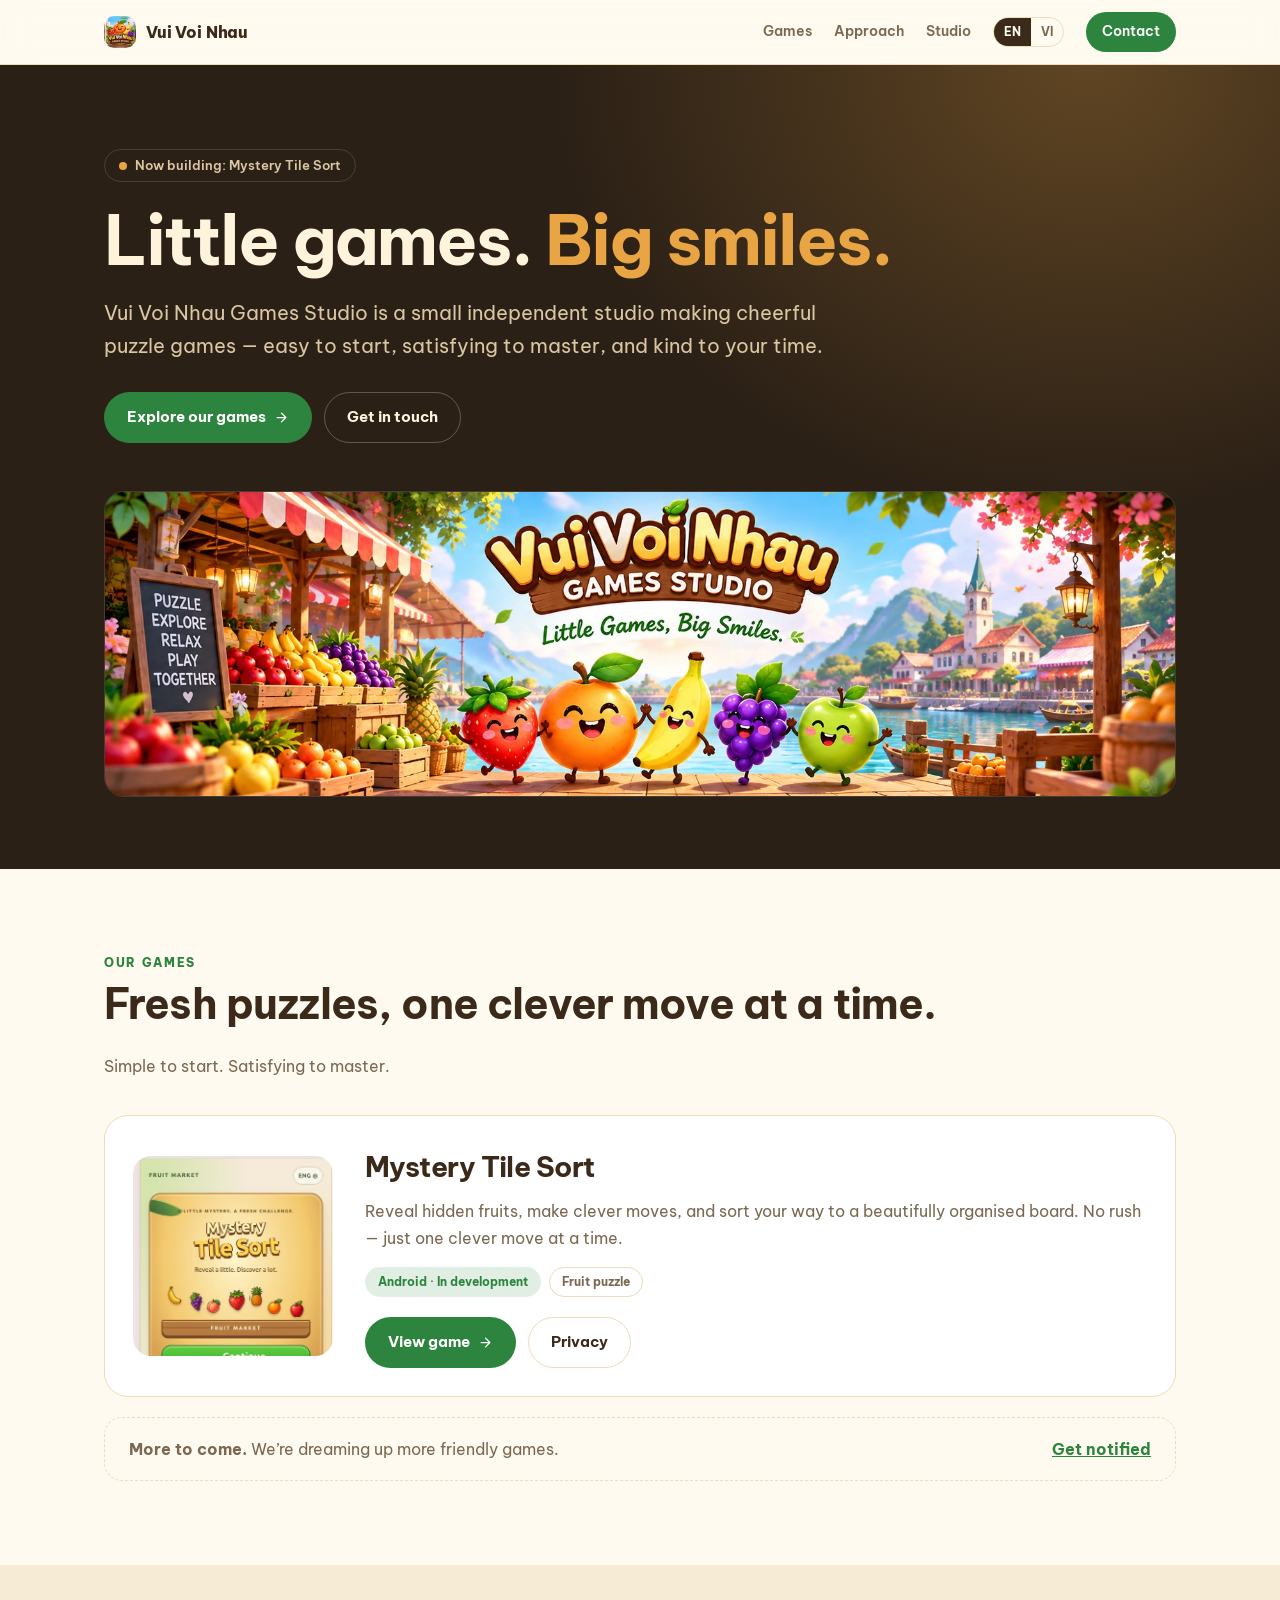
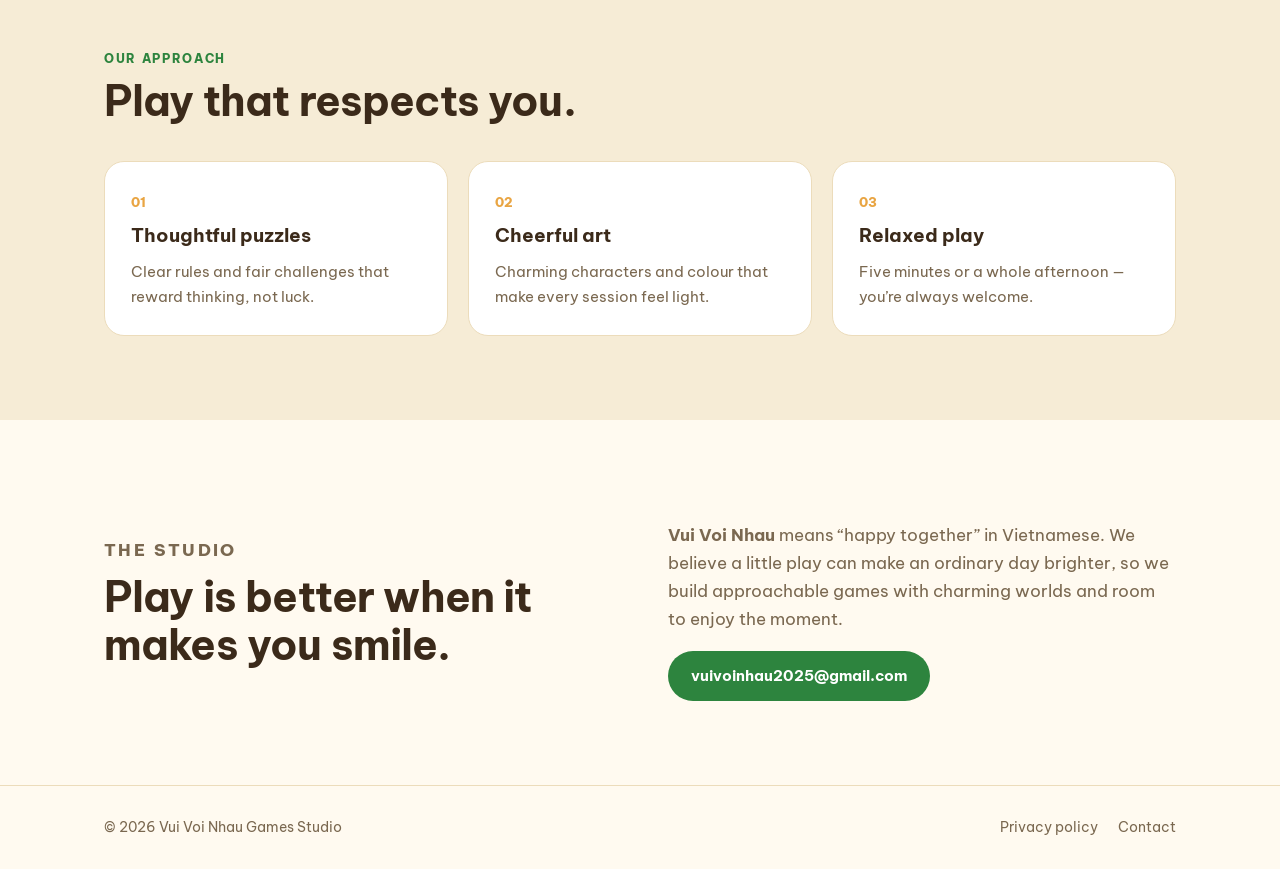
<file: index.html>
<!doctype html>
<html lang="en" data-lang="en"><head><meta charset="utf-8"><meta name="viewport" content="width=device-width,initial-scale=1"><meta name="theme-color" content="#2b2016">
<title>Vui Voi Nhau Games Studio — Little Games, Big Smiles</title><meta name="description" content="Vui Voi Nhau Games Studio makes cheerful, thoughtful puzzle games. Little Games, Big Smiles."><meta property="og:title" content="Vui Voi Nhau Games Studio — Little Games, Big Smiles"><meta property="og:description" content="Vui Voi Nhau Games Studio makes cheerful, thoughtful puzzle games. Little Games, Big Smiles."><meta property="og:image" content="assets/studio-banner.webp">
<link rel="icon" href="assets/studio-logo.jpg" type="image/jpeg"><link rel="preconnect" href="https://fonts.googleapis.com"><link rel="preconnect" href="https://fonts.gstatic.com" crossorigin><link href="https://fonts.googleapis.com/css2?family=Be+Vietnam+Pro:wght@400;500;600;700;800&display=swap" rel="stylesheet">
<link rel="stylesheet" href="site.css"><script src="lang.js"></script></head><body><header class="nav"><div class="wrap">
<a class="brand" href="index.html"><img src="assets/studio-logo.jpg" alt="" width="32" height="32">Vui Voi Nhau</a>
<nav class="links"><a href="#games"><span data-l="en">Games</span><span data-l="vi">Trò chơi</span></a><a href="#approach"><span data-l="en">Approach</span><span data-l="vi">Cách làm</span></a><a href="#about"><span data-l="en">Studio</span><span data-l="vi">Về studio</span></a>
<span class="lsw" role="group" aria-label="Language"><button data-set="en" onclick="setLang('en')">EN</button><button data-set="vi" onclick="setLang('vi')">VI</button></span><a class="cta" href="mailto:vuivoinhau2025@gmail.com"><span data-l="en">Contact</span><span data-l="vi">Liên hệ</span></a></nav>
</div></header>
<main>
<section class="hero"><div class="wrap">
<span class="tag"><span class="dot"></span><span data-l="en">Now building: Mystery Tile Sort</span><span data-l="vi">Đang phát triển: Mystery Tile Sort</span></span>
<h1><span data-l="en">Little games. <em>Big smiles.</em></span><span data-l="vi">Trò chơi nhỏ. <em>Nụ cười lớn.</em></span></h1>
<p class="lead"><span data-l="en">Vui Voi Nhau Games Studio is a small independent studio making cheerful puzzle games — easy to start, satisfying to master, and kind to your time.</span><span data-l="vi">Vui Voi Nhau Games Studio là studio độc lập nhỏ chuyên làm trò chơi giải đố vui tươi — dễ bắt đầu, càng chơi càng cuốn, và không chiếm quá nhiều thời gian của bạn.</span></p>
<div class="btns"><a class="btn primary" href="#games"><span data-l="en">Explore our games</span><span data-l="vi">Xem các trò chơi</span><svg xmlns="http://www.w3.org/2000/svg" viewBox="0 0 24 24" width="1em" height="1em" aria-hidden="true"><path fill="none" stroke="currentColor" stroke-linecap="round" stroke-linejoin="round" stroke-width="2" d="M5 12h14m-7-7l7 7l-7 7"/></svg></a><a class="btn" href="mailto:vuivoinhau2025@gmail.com"><span data-l="en">Get in touch</span><span data-l="vi">Liên hệ</span></a></div>
<div class="banner"><img src="assets/studio-banner.webp" alt="Happy fruit mascots at a colourful riverside fruit market" width="1672" height="475"></div>
</div></section>

<section class="sec" id="games"><div class="wrap">
<div class="head"><div><p class="kicker"><span data-l="en">Our games</span><span data-l="vi">Trò chơi</span></p><h2 class="title"><span data-l="en">Fresh puzzles, one clever move at a time.</span><span data-l="vi">Câu đố tươi mới, mỗi lần một nước đi thông minh.</span></h2></div>
<p class="sub"><span data-l="en">Simple to start. Satisfying to master.</span><span data-l="vi">Dễ bắt đầu. Càng chơi càng cuốn.</span></p></div>
<article class="game"><img src="assets/mystery-tile-sort.webp" alt="Mystery Tile Sort home screen with cheerful fruit illustrations" width="200" height="200">
<div><h3>Mystery Tile Sort</h3>
<p class="desc"><span data-l="en">Reveal hidden fruits, make clever moves, and sort your way to a beautifully organised board. No rush — just one clever move at a time.</span><span data-l="vi">Lật mở những loại trái cây ẩn, đi những nước thật khéo và sắp xếp bàn chơi gọn gàng, đẹp mắt. Không cần vội — mỗi lần chỉ một nước đi thông minh.</span></p>
<div class="chips"><span class="chip live"><span data-l="en">Android · In development</span><span data-l="vi">Android · Đang phát triển</span></span><span class="chip"><span data-l="en">Fruit puzzle</span><span data-l="vi">Câu đố trái cây</span></span></div>
<div class="btns"><a class="btn primary" href="mystery-tile-sort/index.html"><span data-l="en">View game</span><span data-l="vi">Xem trò chơi</span><svg xmlns="http://www.w3.org/2000/svg" viewBox="0 0 24 24" width="1em" height="1em" aria-hidden="true"><path fill="none" stroke="currentColor" stroke-linecap="round" stroke-linejoin="round" stroke-width="2" d="M5 12h14m-7-7l7 7l-7 7"/></svg></a><a class="btn" href="privacy/index.html"><span data-l="en">Privacy</span><span data-l="vi">Quyền riêng tư</span></a></div></div></article>
<div class="soon"><span><span data-l="en"><b>More to come.</b> We’re dreaming up more friendly games.</span><span data-l="vi"><b>Còn nữa.</b> Chúng tôi đang ấp ủ thêm nhiều trò chơi thân thiện.</span></span><a href="mailto:vuivoinhau2025@gmail.com?subject=Notify%20me"><span data-l="en">Get notified</span><span data-l="vi">Nhận thông báo</span></a></div>
</div></section>

<section class="sec soft" id="approach"><div class="wrap">
<div class="head"><div><p class="kicker"><span data-l="en">Our approach</span><span data-l="vi">Cách làm</span></p><h2 class="title"><span data-l="en">Play that respects you.</span><span data-l="vi">Chơi game tôn trọng bạn.</span></h2></div></div>
<div class="cards">
<div class="card"><span class="n">01</span><h3><span data-l="en">Thoughtful puzzles</span><span data-l="vi">Câu đố có chiều sâu</span></h3><p><span data-l="en">Clear rules and fair challenges that reward thinking, not luck.</span><span data-l="vi">Luật rõ ràng, thử thách công bằng, thưởng cho suy nghĩ chứ không phải may rủi.</span></p></div>
<div class="card"><span class="n">02</span><h3><span data-l="en">Cheerful art</span><span data-l="vi">Hình ảnh tươi vui</span></h3><p><span data-l="en">Charming characters and colour that make every session feel light.</span><span data-l="vi">Nhân vật dễ thương và màu sắc tươi sáng khiến mỗi lần chơi thật nhẹ nhàng.</span></p></div>
<div class="card"><span class="n">03</span><h3><span data-l="en">Relaxed play</span><span data-l="vi">Chơi thư thả</span></h3><p><span data-l="en">Five minutes or a whole afternoon — you’re always welcome.</span><span data-l="vi">Năm phút hay cả buổi chiều — bạn luôn được chào đón.</span></p></div>
</div></div></section>

<section class="sec" id="about"><div class="wrap about">
<div><p class="kicker"><span data-l="en">The studio</span><span data-l="vi">Về studio</span></p><h2 class="title"><span data-l="en">Play is better when it makes you smile.</span><span data-l="vi">Chơi game vui hơn khi nó khiến bạn mỉm cười.</span></h2></div>
<div><p><span data-l="en"><b>Vui Voi Nhau</b> means “happy together” in Vietnamese. We believe a little play can make an ordinary day brighter, so we build approachable games with charming worlds and room to enjoy the moment.</span><span data-l="vi"><b>Vui Voi Nhau</b> nghĩa là cùng nhau vui vẻ. Chúng tôi tin một chút vui chơi có thể làm ngày bình thường thêm rạng rỡ, nên làm những trò chơi dễ tiếp cận, có thế giới đáng yêu và đủ không gian để tận hưởng.</span></p>
<div class="btns"><a class="btn primary" href="mailto:vuivoinhau2025@gmail.com">vuivoinhau2025@gmail.com</a></div></div>
</div></section>
</main>
<footer><div class="wrap"><span>© <span id="year">2026</span> Vui Voi Nhau Games Studio</span><div><a href="privacy/index.html"><span data-l="en">Privacy policy</span><span data-l="vi">Quyền riêng tư</span></a><a href="mailto:vuivoinhau2025@gmail.com"><span data-l="en">Contact</span><span data-l="vi">Liên hệ</span></a></div></div></footer>
<script>document.getElementById('year').textContent=new Date().getFullYear();</script></body></html>
</file>
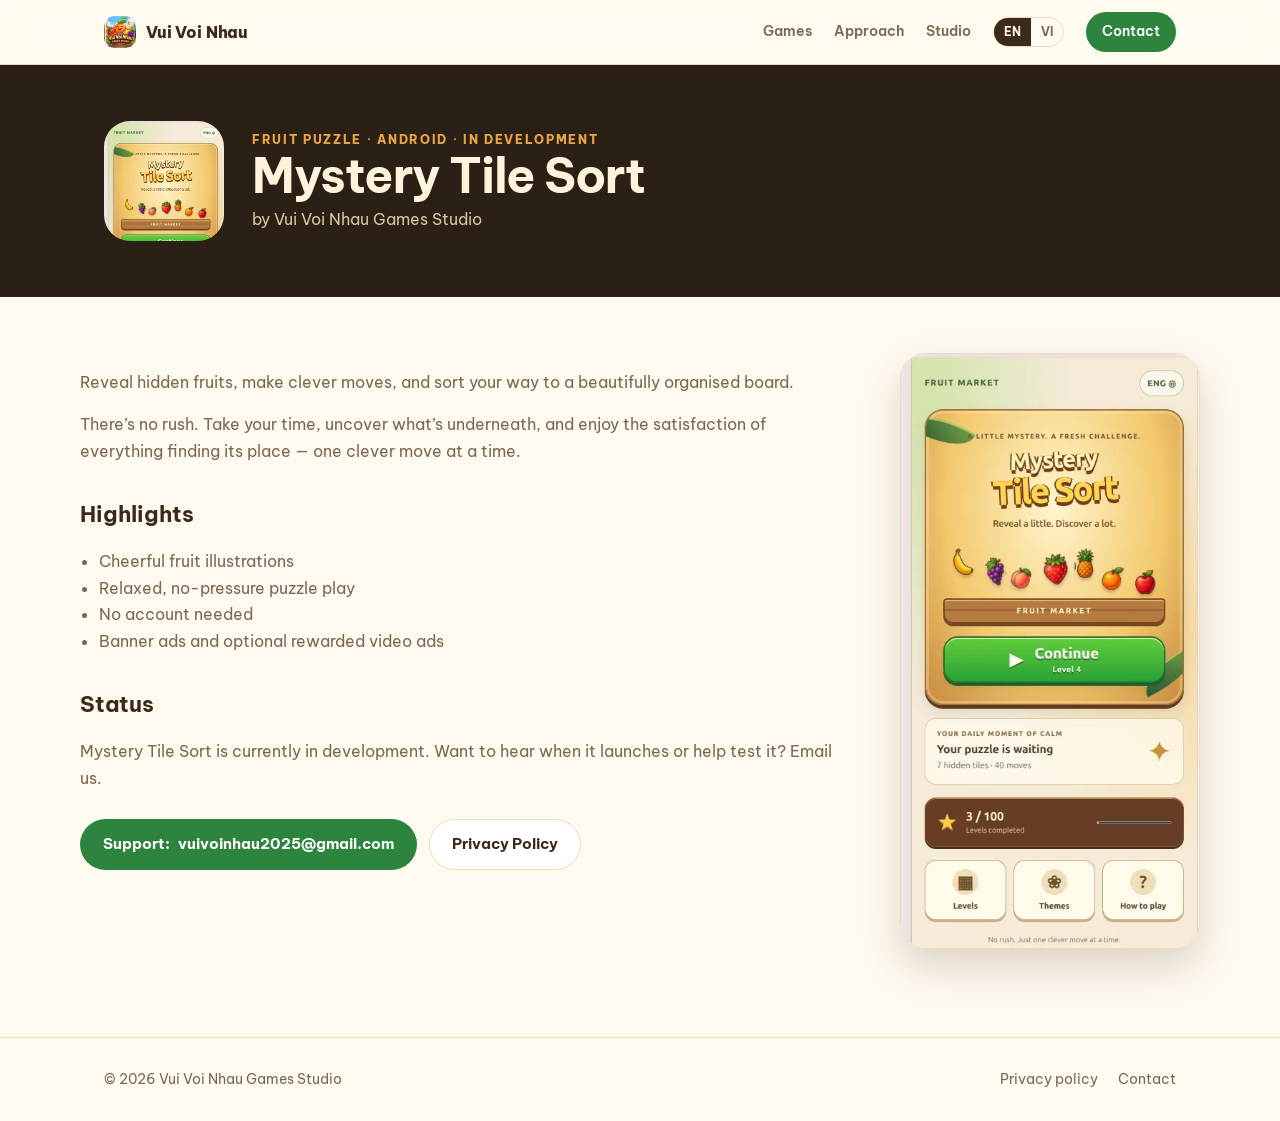
<file: mystery-tile-sort/index.html>
<!doctype html>
<html lang="en" data-lang="en"><head><meta charset="utf-8"><meta name="viewport" content="width=device-width,initial-scale=1"><meta name="theme-color" content="#2b2016">
<title>Mystery Tile Sort — Vui Voi Nhau Games Studio</title><meta name="description" content="Mystery Tile Sort: reveal hidden fruits and sort your way to a beautifully organised board."><meta property="og:title" content="Mystery Tile Sort — Vui Voi Nhau Games Studio"><meta property="og:description" content="Mystery Tile Sort: reveal hidden fruits and sort your way to a beautifully organised board."><meta property="og:image" content="../assets/mystery-tile-sort.webp">
<link rel="icon" href="../assets/studio-logo.jpg" type="image/jpeg"><link rel="preconnect" href="https://fonts.googleapis.com"><link rel="preconnect" href="https://fonts.gstatic.com" crossorigin><link href="https://fonts.googleapis.com/css2?family=Be+Vietnam+Pro:wght@400;500;600;700;800&display=swap" rel="stylesheet">
<link rel="stylesheet" href="../site.css"><script src="../lang.js"></script></head><body><header class="nav"><div class="wrap">
<a class="brand" href="../index.html"><img src="../assets/studio-logo.jpg" alt="" width="32" height="32">Vui Voi Nhau</a>
<nav class="links"><a href="../index.html#games"><span data-l="en">Games</span><span data-l="vi">Trò chơi</span></a><a href="../index.html#approach"><span data-l="en">Approach</span><span data-l="vi">Cách làm</span></a><a href="../index.html#about"><span data-l="en">Studio</span><span data-l="vi">Về studio</span></a>
<span class="lsw" role="group" aria-label="Language"><button data-set="en" onclick="setLang('en')">EN</button><button data-set="vi" onclick="setLang('vi')">VI</button></span><a class="cta" href="mailto:vuivoinhau2025@gmail.com"><span data-l="en">Contact</span><span data-l="vi">Liên hệ</span></a></nav>
</div></header>
<main>
<section class="pagehead"><div class="wrap"><div class="row"><img src="../assets/mystery-tile-sort.webp" alt="" width="120" height="120"><div>
<p class="kicker" style="color:var(--warm)"><span data-l="en">Fruit puzzle · Android · in development</span><span data-l="vi">Câu đố trái cây · Android · đang phát triển</span></p>
<h1>Mystery Tile Sort</h1><p><span data-l="en">by Vui Voi Nhau Games Studio</span><span data-l="vi">của Vui Voi Nhau Games Studio</span></p></div></div></div></section>
<div class="wrap gamebody">
<div class="prose">
<div data-l="en"><p>Reveal hidden fruits, make clever moves, and sort your way to a beautifully organised board.</p>
<p>There’s no rush. Take your time, uncover what’s underneath, and enjoy the satisfaction of everything finding its place — one clever move at a time.</p>
<h2>Highlights</h2>
<ul><li>Cheerful fruit illustrations</li><li>Relaxed, no-pressure puzzle play</li><li>No account needed</li><li>Banner ads and optional rewarded video ads</li></ul>
<h2>Status</h2><p>Mystery Tile Sort is currently in development. Want to hear when it launches or help test it? Email us.</p></div>
<div data-l="vi"><p>Lật mở những loại trái cây ẩn, đi những nước thật khéo và sắp xếp bàn chơi gọn gàng, đẹp mắt.</p>
<p>Không cần vội. Cứ thong thả khám phá những gì bên dưới và tận hưởng cảm giác mọi thứ về đúng chỗ — mỗi lần một nước đi thông minh.</p>
<h2>Điểm nổi bật</h2>
<ul><li>Hình minh hoạ trái cây tươi vui</li><li>Chơi thư giãn, không áp lực</li><li>Không cần tạo tài khoản</li><li>Có quảng cáo banner và quảng cáo video tuỳ chọn để nhận thưởng</li></ul>
<h2>Tình trạng</h2><p>Mystery Tile Sort đang được phát triển. Muốn biết khi nào ra mắt hoặc muốn chơi thử? Hãy gửi email cho chúng tôi.</p></div>
<div class="btns" style="margin-top:28px"><a class="btn primary" href="mailto:vuivoinhau2025@gmail.com"><span data-l="en">Support:</span><span data-l="vi">Hỗ trợ:</span> vuivoinhau2025@gmail.com</a><a class="btn" href="../privacy/index.html"><span data-l="en">Privacy Policy</span><span data-l="vi">Chính sách quyền riêng tư</span></a></div>
</div>
<img class="shot" src="../assets/mystery-tile-sort.webp" alt="Mystery Tile Sort home screen with cheerful fruit illustrations" width="416" height="829">
</div></main>
<footer><div class="wrap"><span>© <span id="year">2026</span> Vui Voi Nhau Games Studio</span><div><a href="../privacy/index.html"><span data-l="en">Privacy policy</span><span data-l="vi">Quyền riêng tư</span></a><a href="mailto:vuivoinhau2025@gmail.com"><span data-l="en">Contact</span><span data-l="vi">Liên hệ</span></a></div></div></footer>
<script>document.getElementById('year').textContent=new Date().getFullYear();</script></body></html>
</file>
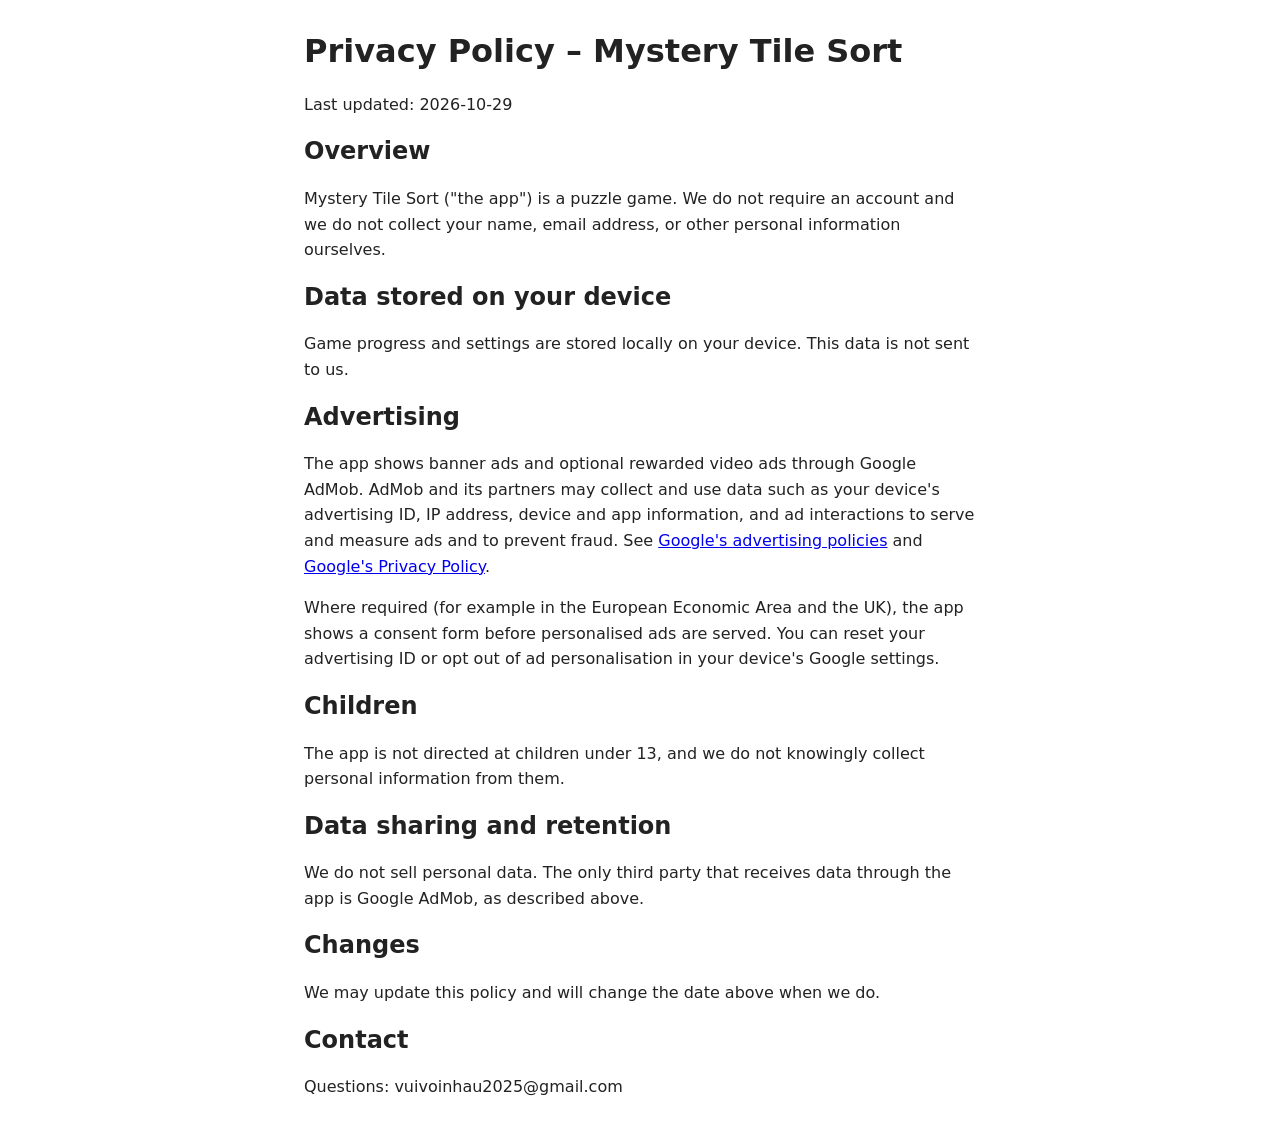
<file: privacy/index.html>
<!doctype html>
<html lang="en">
<head>
<meta charset="utf-8">
<meta name="viewport" content="width=device-width,initial-scale=1">
<title>Mystery Tile Sort – Privacy Policy</title>
<style>body{font:16px/1.6 system-ui,sans-serif;max-width:42rem;margin:2rem auto;padding:0 1rem;color:#222}h1,h2{line-height:1.2}</style>
</head>
<body>
<h1>Privacy Policy – Mystery Tile Sort</h1>
<p>Last updated: 2026-10-29</p>

<h2>Overview</h2>
<p>Mystery Tile Sort ("the app") is a puzzle game. We do not require an account and we do not collect your name, email address, or other personal information ourselves.</p>

<h2>Data stored on your device</h2>
<p>Game progress and settings are stored locally on your device. This data is not sent to us.</p>

<h2>Advertising</h2>
<p>The app shows banner ads and optional rewarded video ads through Google AdMob. AdMob and its partners may collect and use data such as your device's advertising ID, IP address, device and app information, and ad interactions to serve and measure ads and to prevent fraud. See <a href="https://policies.google.com/technologies/ads">Google's advertising policies</a> and <a href="https://policies.google.com/privacy">Google's Privacy Policy</a>.</p>
<p>Where required (for example in the European Economic Area and the UK), the app shows a consent form before personalised ads are served. You can reset your advertising ID or opt out of ad personalisation in your device's Google settings.</p>

<h2>Children</h2>
<p>The app is not directed at children under 13, and we do not knowingly collect personal information from them.</p>

<h2>Data sharing and retention</h2>
<p>We do not sell personal data. The only third party that receives data through the app is Google AdMob, as described above.</p>

<h2>Changes</h2>
<p>We may update this policy and will change the date above when we do.</p>

<h2>Contact</h2>
<p>Questions: vuivoinhau2025@gmail.com</p>
</body>
</html>
</file>
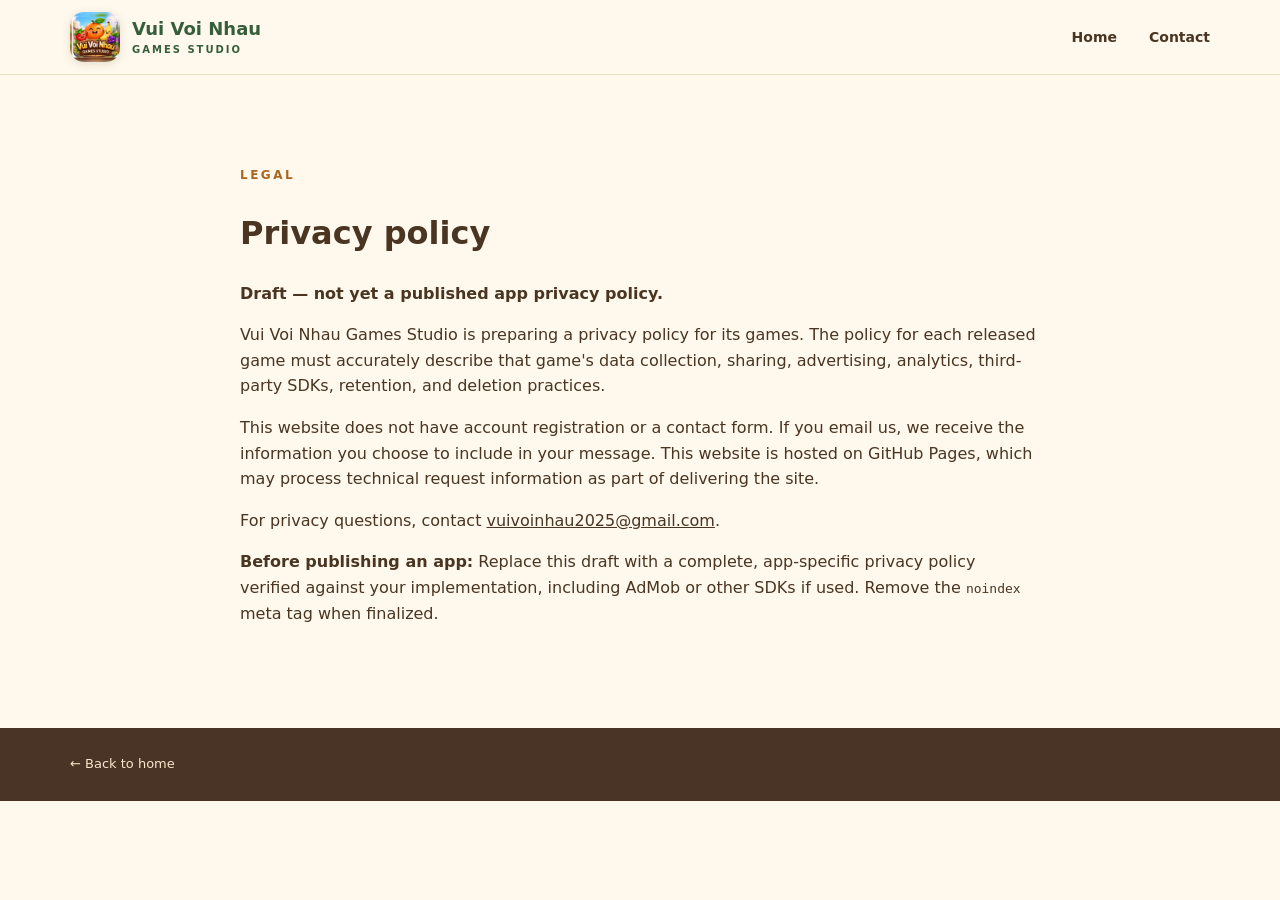
<file: privacy.html>
<!doctype html><html lang="en"><head><meta charset="utf-8"><meta name="viewport" content="width=device-width,initial-scale=1"><meta name="robots" content="noindex"><link rel="stylesheet" href="styles.css"><title>Privacy Policy — Vui Voi Nhau Games Studio</title></head><body><header class="site-header"><div class="wrap nav"><a class="brand" href="./"><img src="assets/studio-logo.jpg" alt="" width="50" height="50"><span>Vui Voi Nhau <small>GAMES STUDIO</small></span></a><nav><a href="./">Home</a><a href="mailto:vuivoinhau2025@gmail.com">Contact</a></nav></div></header><main class="wrap section" style="max-width:800px"><span class="eyebrow">LEGAL</span><h1>Privacy policy</h1><p><strong>Draft — not yet a published app privacy policy.</strong></p><p>Vui Voi Nhau Games Studio is preparing a privacy policy for its games. The policy for each released game must accurately describe that game's data collection, sharing, advertising, analytics, third-party SDKs, retention, and deletion practices.</p><p>This website does not have account registration or a contact form. If you email us, we receive the information you choose to include in your message. This website is hosted on GitHub Pages, which may process technical request information as part of delivering the site.</p><p>For privacy questions, contact <a href="mailto:vuivoinhau2025@gmail.com">vuivoinhau2025@gmail.com</a>.</p><p><strong>Before publishing an app:</strong> Replace this draft with a complete, app-specific privacy policy verified against your implementation, including AdMob or other SDKs if used. Remove the <code>noindex</code> meta tag when finalized.</p></main><footer class="footer"><div class="wrap"><a href="./">← Back to home</a></div></footer></body></html>
</file>
<file: site.css>
:root{--bg:#fffaf0;--fg:#3b2a1a;--muted:#7a6850;--soft:#f6ecd6;--line:#ecdcbb;--card:#fff;--accent:#2d843e;--accent-ink:#fff;--warm:#e9a543;--hero:#2b2016;--hero-fg:#fff3dc;--hero-muted:#d9c6a2}
@media(prefers-color-scheme:dark){:root{--bg:#17120d;--fg:#f3e8d4;--muted:#b3a287;--soft:#211a12;--line:#33281b;--card:#1d1610;--accent:#5fbf74;--accent-ink:#0f1a12}}
*{box-sizing:border-box}html{-webkit-text-size-adjust:100%;scroll-behavior:smooth}
body{margin:0;background:var(--bg);color:var(--fg);font:16px/1.65 "Be Vietnam Pro",system-ui,-apple-system,"Segoe UI",Roboto,sans-serif;-webkit-font-smoothing:antialiased}
a{color:inherit}img{display:block;max-width:100%;height:auto}
.wrap{max-width:1120px;margin:0 auto;padding:0 24px}
html[data-lang=en] [data-l=vi],html[data-lang=vi] [data-l=en]{display:none!important}
.nav{position:sticky;top:0;z-index:10;backdrop-filter:saturate(1.4) blur(14px);-webkit-backdrop-filter:saturate(1.4) blur(14px);background:color-mix(in srgb,var(--bg) 82%,transparent);border-bottom:1px solid var(--line)}
.nav .wrap{display:flex;align-items:center;justify-content:space-between;gap:16px;height:64px}
.brand{display:flex;align-items:center;gap:10px;font-weight:800;text-decoration:none;letter-spacing:-.01em}
.brand img{border-radius:10px}
.links{display:flex;align-items:center;gap:22px;font-size:14px;font-weight:600}
.links a{text-decoration:none;color:var(--muted)}.links a:hover{color:var(--fg)}
.lsw{display:inline-flex;border:1px solid var(--line);border-radius:99px;overflow:hidden}
.lsw button{font:inherit;font-size:12px;font-weight:700;border:0;background:none;color:var(--muted);padding:4px 10px;cursor:pointer}
html[data-lang=en] .lsw [data-set=en],html[data-lang=vi] .lsw [data-set=vi]{background:var(--fg);color:var(--bg)}
a.cta{background:var(--accent);color:var(--accent-ink);padding:8px 16px;border-radius:99px}a.cta:hover{color:var(--accent-ink);opacity:.9}
.hero{background:var(--hero);color:var(--hero-fg);padding:84px 0 72px;position:relative;overflow:hidden}
.hero::after{content:"";position:absolute;inset:0;background:radial-gradient(60% 80% at 85% 0,rgba(233,165,67,.28),transparent 70%);pointer-events:none}
.hero .wrap{position:relative;z-index:1}
.tag{display:inline-flex;align-items:center;gap:8px;font-size:13px;font-weight:600;border:1px solid rgba(255,255,255,.14);border-radius:99px;padding:5px 14px;color:var(--hero-muted)}
.dot{width:8px;height:8px;border-radius:50%;background:var(--warm)}
h1{font-size:clamp(38px,6vw,68px);line-height:1.08;letter-spacing:-.03em;margin:22px 0 18px;max-width:14em}
h1 em{font-style:normal;color:var(--warm)}
.lead{font-size:clamp(17px,2vw,20px);color:var(--hero-muted);max-width:36em;margin:0 0 30px}
.btns{display:flex;flex-wrap:wrap;gap:12px}
.btn{display:inline-flex;align-items:center;gap:8px;padding:12px 22px;border-radius:99px;font-weight:700;font-size:15px;text-decoration:none;border:1px solid var(--line);background:var(--card);color:var(--fg)}
.hero .btn{background:transparent;color:var(--hero-fg);border-color:rgba(255,255,255,.25)}
.btn.primary,.hero .btn.primary{background:var(--accent);color:var(--accent-ink);border-color:transparent}
.btn:hover{transform:translateY(-1px)}
.banner{margin-top:48px;border-radius:20px;overflow:hidden;border:1px solid rgba(255,255,255,.12)}
.sec{padding:84px 0}.sec.soft{background:var(--soft)}
.head{display:flex;justify-content:space-between;align-items:end;gap:24px;margin-bottom:36px;flex-wrap:wrap}
.kicker{font-size:12px;font-weight:800;letter-spacing:.14em;text-transform:uppercase;color:var(--accent);margin:0 0 8px}
.title{font-size:clamp(28px,4vw,42px);line-height:1.15;letter-spacing:-.02em;margin:0}
.sub{color:var(--muted);margin:0;max-width:26em}
.game{display:grid;grid-template-columns:200px 1fr;gap:32px;align-items:center;background:var(--card);border:1px solid var(--line);border-radius:24px;padding:28px}
.game img{border-radius:18px;width:200px;aspect-ratio:1;object-fit:cover;object-position:top}
.game h3{font-size:28px;margin:0 0 8px;letter-spacing:-.02em}
.desc{color:var(--muted);margin:0 0 16px}
.chips{display:flex;flex-wrap:wrap;gap:8px;margin-bottom:20px}
.chip{font-size:12px;font-weight:700;border:1px solid var(--line);border-radius:99px;padding:4px 12px;color:var(--muted)}
.chip.live{background:color-mix(in srgb,var(--accent) 14%,transparent);color:var(--accent);border-color:transparent}
.soon{display:flex;justify-content:space-between;align-items:center;gap:16px;flex-wrap:wrap;margin-top:20px;padding:18px 24px;border:1px dashed var(--line);border-radius:18px;color:var(--muted)}
.soon a{font-weight:700;color:var(--accent)}
.cards{display:grid;grid-template-columns:repeat(3,1fr);gap:20px}
.card{background:var(--card);border:1px solid var(--line);border-radius:20px;padding:26px}
.card .n{font-size:13px;font-weight:800;color:var(--warm)}
.card h3{margin:6px 0 8px;font-size:19px}.card p{margin:0;color:var(--muted);font-size:15px}
.about{display:grid;grid-template-columns:1fr 1fr;gap:56px;align-items:center}
.about p{color:var(--muted);font-size:17px}
.pagehead{background:var(--hero);color:var(--hero-fg);padding:56px 0}
.pagehead .row{display:flex;gap:28px;align-items:center}
.pagehead img{width:120px;height:120px;border-radius:26px;object-fit:cover;object-position:top}
.pagehead h1{font-size:clamp(30px,5vw,48px);margin:0 0 4px}
.pagehead p{margin:0;color:var(--hero-muted)}
.gamebody{display:grid;grid-template-columns:1fr 300px;gap:56px;padding:56px 0 88px;align-items:start}
.prose h2{font-size:22px;margin:32px 0 10px}.prose p,.prose li{color:var(--muted)}.prose ul{padding-left:1.2em}
.shot{border-radius:26px;border:1px solid var(--line);box-shadow:0 18px 40px rgba(60,40,10,.18)}
footer{border-top:1px solid var(--line);padding:30px 0;font-size:14px;color:var(--muted)}
footer .wrap{display:flex;justify-content:space-between;gap:16px;flex-wrap:wrap}
footer div a{margin-left:20px;text-decoration:none}
@media(max-width:820px){.cards{grid-template-columns:1fr}.about{grid-template-columns:1fr;gap:20px}.game{grid-template-columns:1fr}.gamebody{grid-template-columns:1fr}.shot{max-width:300px}.links a:not(.cta){display:none}.links a.cta{display:inline}.hero{padding:56px 0}.sec{padding:60px 0}}
@media(max-width:480px){.wrap{padding:0 16px}.pagehead .row{flex-direction:column;align-items:flex-start}}
</file>
<file: styles.css>
:root{--ink:#493522;--green:#365e3b;--cream:#fff8ec;--orange:#e9a543;--muted:#74634f}*{box-sizing:border-box}html{scroll-behavior:smooth}body{margin:0;background:var(--cream);color:var(--ink);font-family:ui-rounded,'Trebuchet MS',system-ui,-apple-system,sans-serif;line-height:1.6}a{color:inherit}a:focus-visible{outline:3px solid #d37b18;outline-offset:4px}.skip{position:absolute;left:-9999px}.skip:focus{left:12px;top:12px;background:white;z-index:20}.wrap{width:min(1140px,calc(100% - 44px));margin:auto}.site-header{background:#fff9ed;position:relative;z-index:5;border-bottom:1px solid #eadfc7}.nav{display:flex;align-items:center;justify-content:space-between;gap:24px;padding:12px 0}.brand{display:flex;align-items:center;gap:12px;text-decoration:none;color:var(--green);font-weight:900;font-size:18px;line-height:1.12}.brand img{border-radius:14px;box-shadow:0 2px 8px #4b381b26}.brand small{display:block;letter-spacing:2px;font-size:10px;margin-top:5px}.nav nav{display:flex;gap:32px}.nav nav a{text-decoration:none;font-weight:700;font-size:14px}.nav nav a:hover,.footer a:hover{color:#b66b18}.hero{height:min(690px,74vw);min-height:490px;position:relative;overflow:hidden;background:#e9bc6c}.hero-art{position:absolute;inset:0;background:url('assets/studio-banner.webp') center 51%/cover no-repeat}.hero-overlay{position:absolute;inset:0;background:linear-gradient(90deg,rgba(35,29,19,.76),rgba(35,29,19,.39) 48%,rgba(35,29,19,.04) 85%)}.hero-content{position:relative;display:flex;align-items:center;height:100%}.hero-panel{max-width:560px;color:white;text-shadow:0 2px 10px #28180645}.eyebrow{font-size:12px;font-weight:900;letter-spacing:2.5px;color:#a86623}.hero .eyebrow{color:#ffe2a1}.hero h1{font-size:clamp(52px,7vw,94px);line-height:1.03;letter-spacing:-3px;margin:16px 0 22px}.hero h1 em{color:#ffce65;font-style:normal}.hero p{font-size:clamp(17px,2vw,21px);max-width:460px;margin-bottom:30px}.button{display:inline-flex;align-items:center;gap:18px;border-radius:100px;padding:14px 25px;text-decoration:none;font-weight:900;transition:transform .2s,background .2s}.button:hover{transform:translateY(-3px)}.primary{background:#2d843e;color:white;box-shadow:0 5px 0 #1d5c2b}.section{padding:86px 0}.section-head{display:flex;justify-content:space-between;align-items:end;gap:20px;margin-bottom:32px}.section-head p{color:var(--muted)}h2{font-size:clamp(34px,4vw,54px);line-height:1.13;letter-spacing:-1.5px;margin:8px 0 12px}.game-grid{display:grid;grid-template-columns:1fr 1fr;gap:26px}.game-card{background:#fff;border:1px solid #f0dec0;border-radius:26px;overflow:hidden;box-shadow:0 13px 35px #8a64331b}.game-preview{height:320px;background:radial-gradient(circle,#f8d891,#d8a75d);display:flex;align-items:flex-start;justify-content:center;overflow:hidden}.game-preview img{height:410px;width:auto;max-width:90%;object-fit:cover;object-position:top;border-radius:18px 18px 0 0;margin-top:22px;box-shadow:0 8px 25px #6b411b55}.game-info{padding:30px}.tag{font-size:11px;letter-spacing:2px;color:#a06b31;font-weight:900}.game-info h3{font-size:29px;line-height:1.2;margin:8px 0}.game-info p{color:var(--muted);margin:0 0 24px}.status{display:inline-block;background:#e6f3df;color:#35723e;border-radius:30px;padding:7px 13px;font-size:12px;font-weight:800}.status.muted{background:#f8eddc;color:#91602a}.upcoming-art{height:320px;background:radial-gradient(circle at 30% 30%,#ffdf96,#f2b9a1 55%,#e8a0a0);display:flex;align-items:center;justify-content:center;gap:14px;color:white;font-size:65px;text-shadow:0 8px 0 #d7867055}.upcoming-art span:nth-child(2){transform:translateY(50px);color:#fff3bd}.upcoming-art span:nth-child(3){transform:translateY(-45px);color:#fff8dd}.about-section{background:#e7f0db;padding:88px 0}.about-grid{display:grid;grid-template-columns:1fr 1fr;gap:80px;align-items:center}.about-grid p{font-size:18px;color:#53664b}.pill-row{display:flex;gap:10px;flex-wrap:wrap;margin-top:26px}.pill-row span{background:#fff9e9;border:1px solid #c9d8b8;border-radius:30px;padding:7px 14px;font-size:12px;font-weight:800;color:#476548}.contact{text-align:center}.contact p{color:var(--muted);font-size:18px}.contact .email{font-size:14px;margin-top:25px}.footer{background:#4a3425;color:#f9e6cb;padding:26px 0;font-size:13px}.footer-row{display:flex;justify-content:space-between;gap:20px}.footer-row div{display:flex;gap:26px}.footer a{text-decoration:none}@media(max-width:760px){.nav{align-items:flex-start}.nav nav{gap:13px;align-self:center}.nav nav a{font-size:12px}.brand{font-size:14px}.brand img{width:42px;height:42px}.hero{min-height:560px;height:70vh}.hero-art{background-position:56% center}.hero-overlay{background:linear-gradient(90deg,#251d15bb,#251d1555)}.hero h1{letter-spacing:-2px}.section{padding:60px 0}.section-head{display:block}.game-grid,.about-grid{grid-template-columns:1fr}.about-grid{gap:18px}.about-section{padding:65px 0}.footer-row{flex-direction:column}}@media(max-width:440px){.wrap{width:calc(100% - 32px)}.nav{flex-direction:column;gap:12px}.nav nav{align-self:flex-start}.hero{min-height:530px}.hero h1{font-size:53px}.game-preview,.upcoming-art{height:270px}.game-info{padding:23px}}

/* Updated English-language studio artwork: preserve full illustrated banner. */
.hero{height:auto;min-height:0;display:flex;flex-direction:column;background:#f8eacb}
.hero-art{position:relative;inset:auto;width:100%;height:auto;aspect-ratio:1672/475;background-position:center;background-size:100% 100%;flex:none}
.hero-overlay{display:none}
.hero-content{height:auto;padding-top:24px;padding-bottom:28px;justify-content:center;text-align:center}
.hero-panel{color:#493522;text-shadow:none;max-width:760px}
.hero .eyebrow{color:#956120}
.hero h1{font-size:clamp(34px,5vw,55px);letter-spacing:-1px;margin:6px 0}
.hero h1 em{color:#2d843e}
.hero p{max-width:700px;margin:0 auto 18px}
@media(max-width:760px){.hero{height:auto;min-height:0}.hero-art{background-position:center;aspect-ratio:1672/475}.hero h1{font-size:38px}}
@media(max-width:440px){.hero{min-height:0}.hero-art{aspect-ratio:2/1;background-size:cover}.hero h1{font-size:34px}}
</file>
